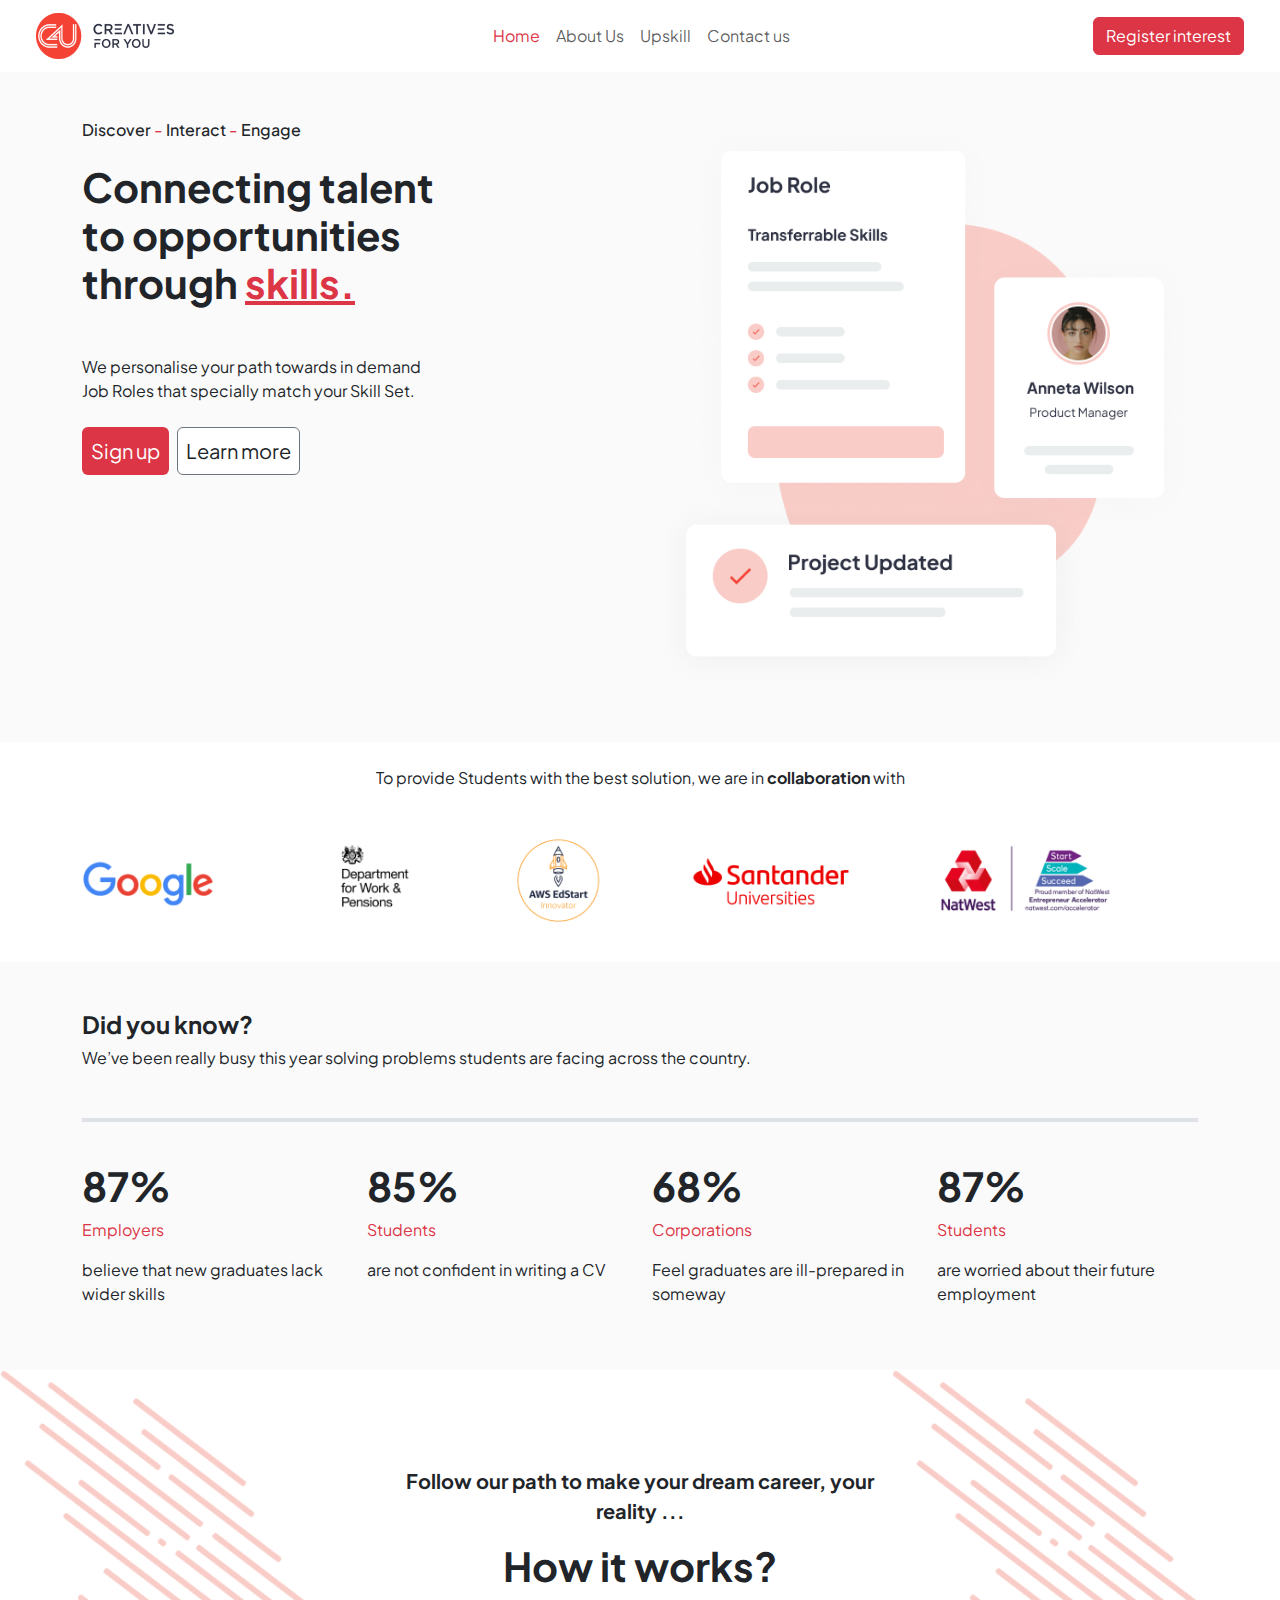
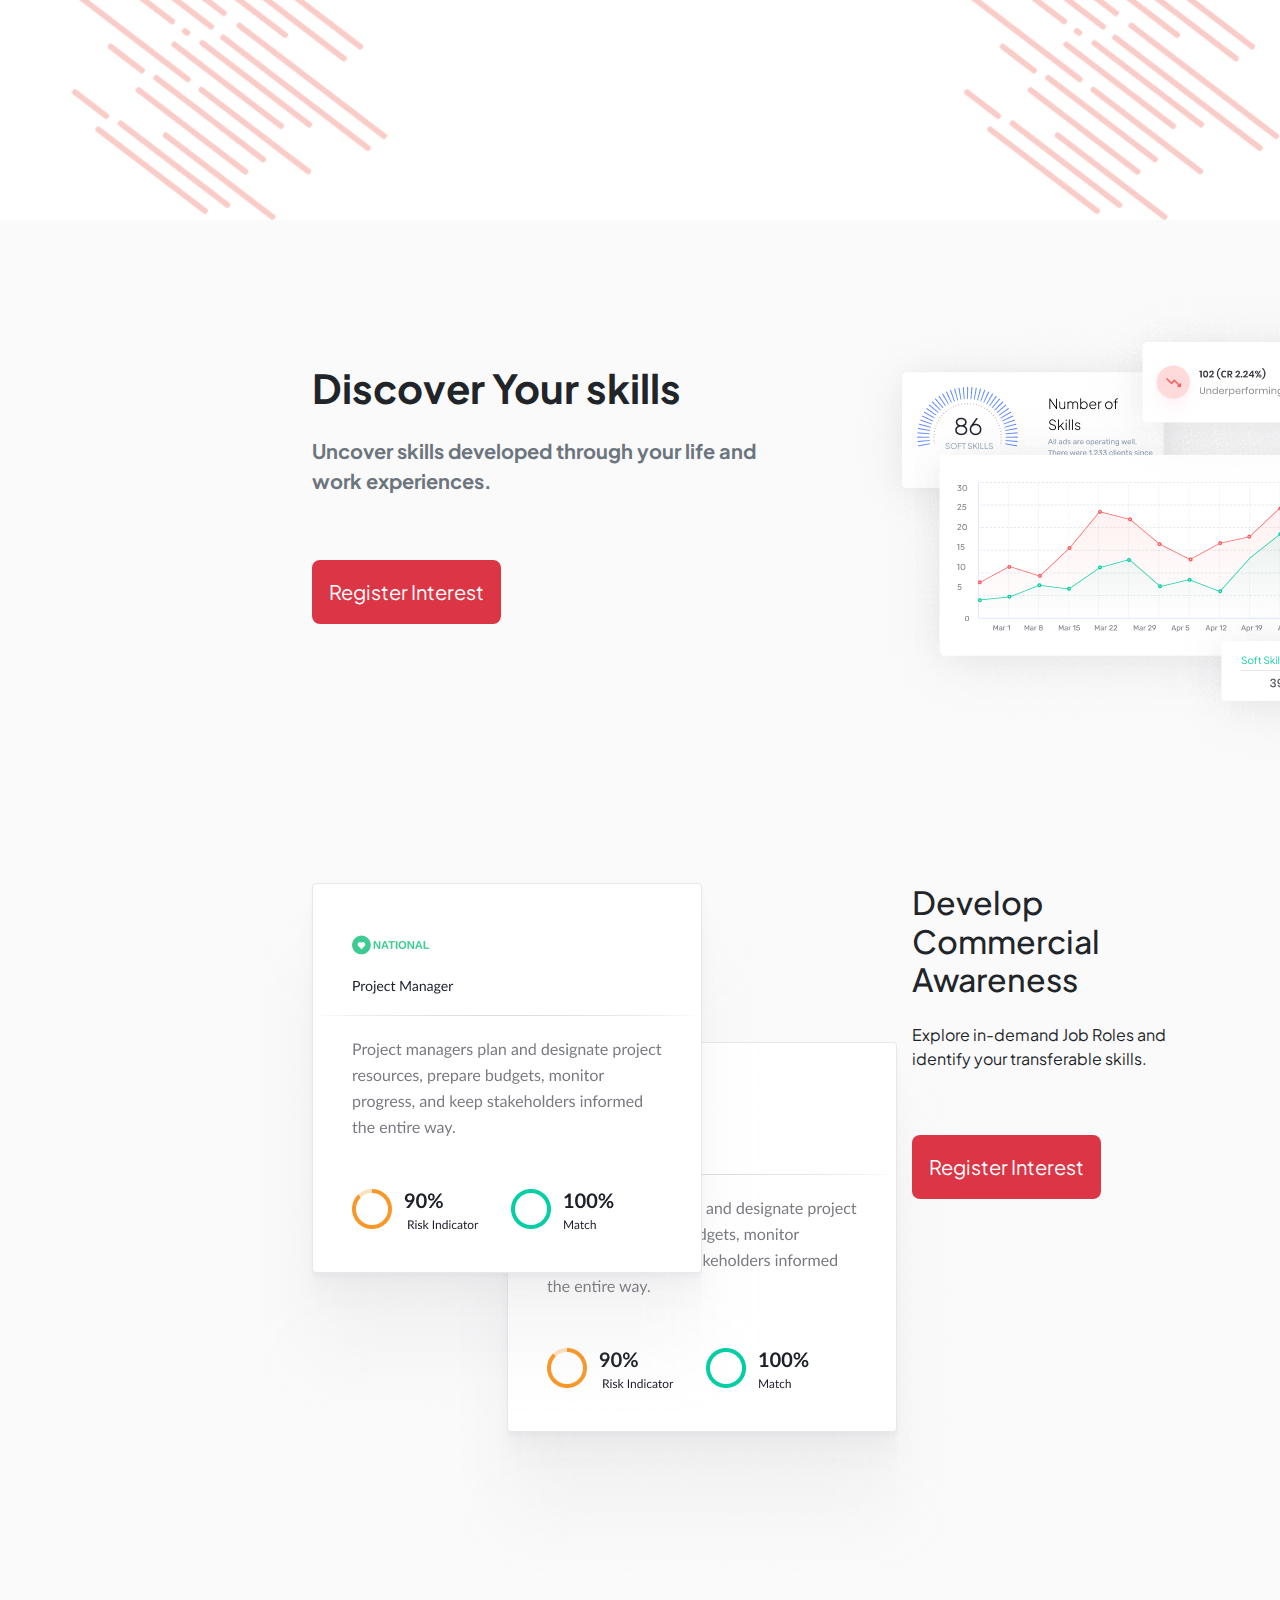
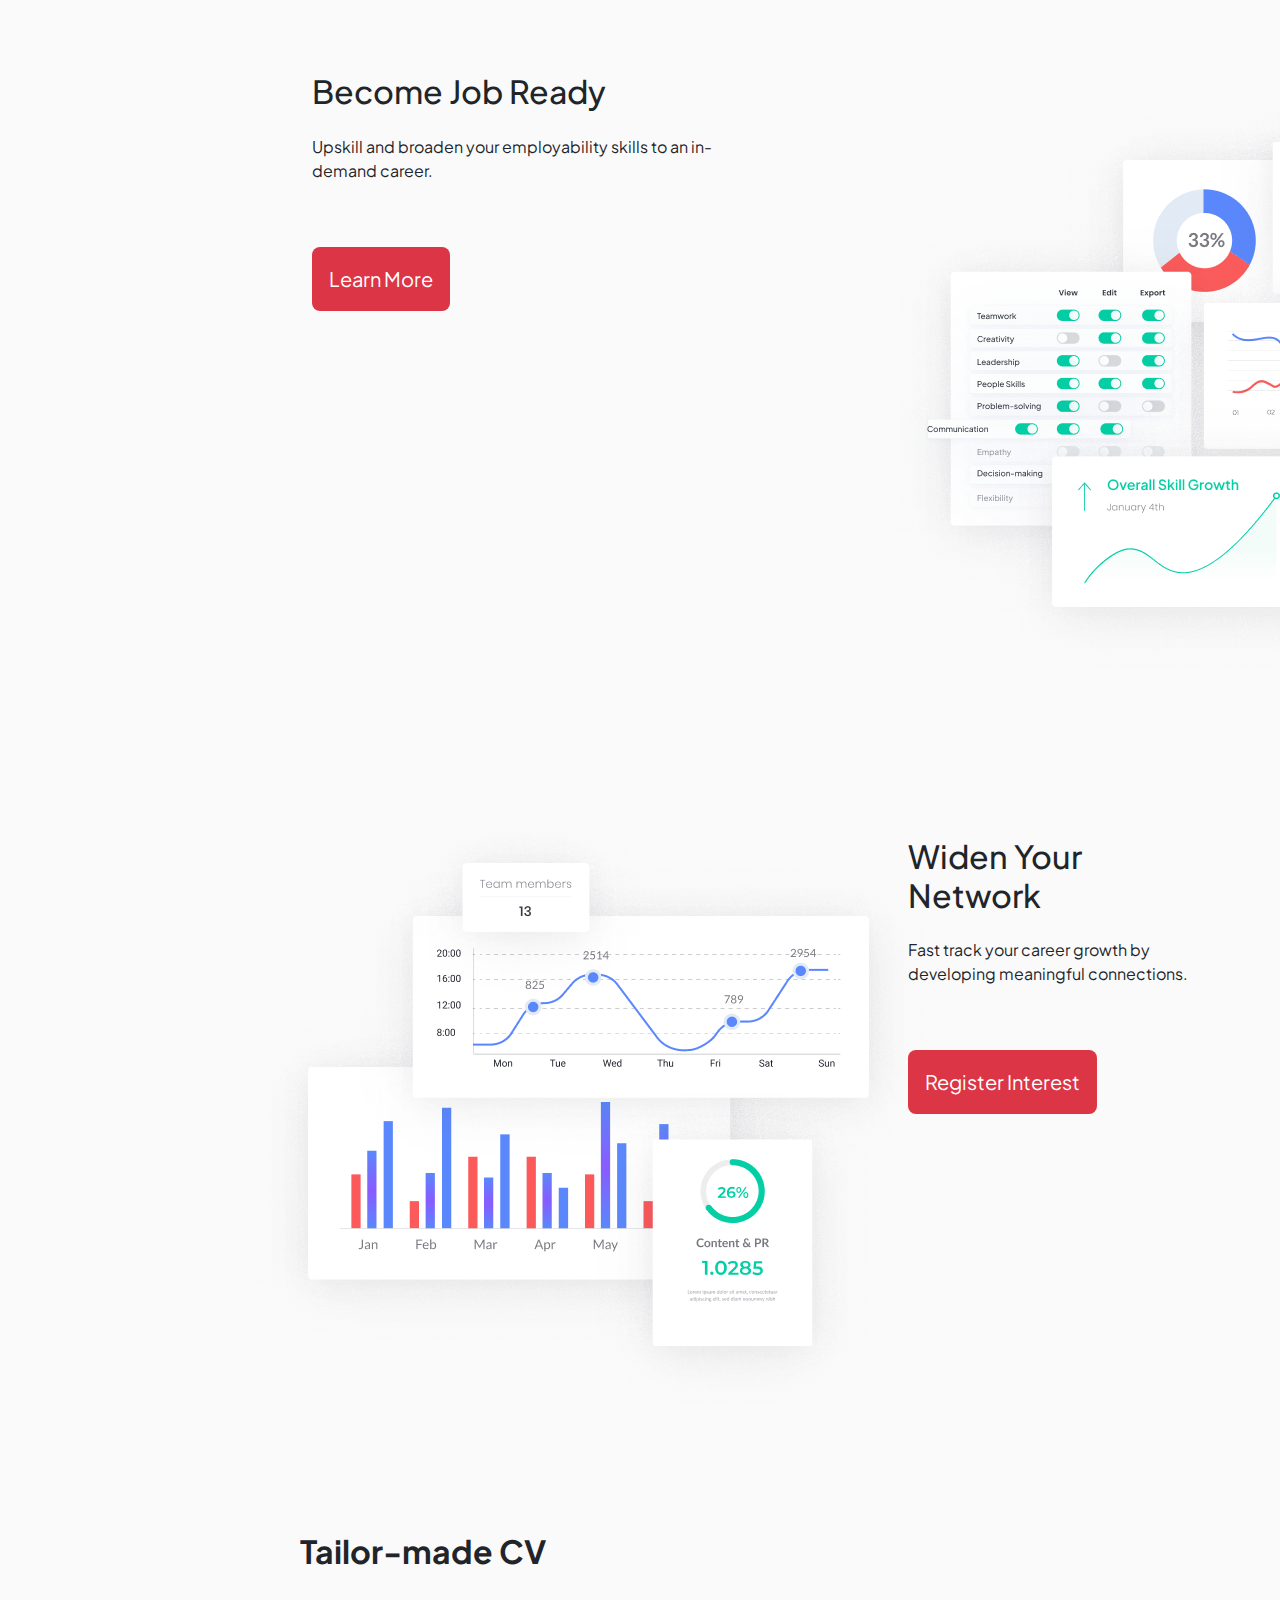
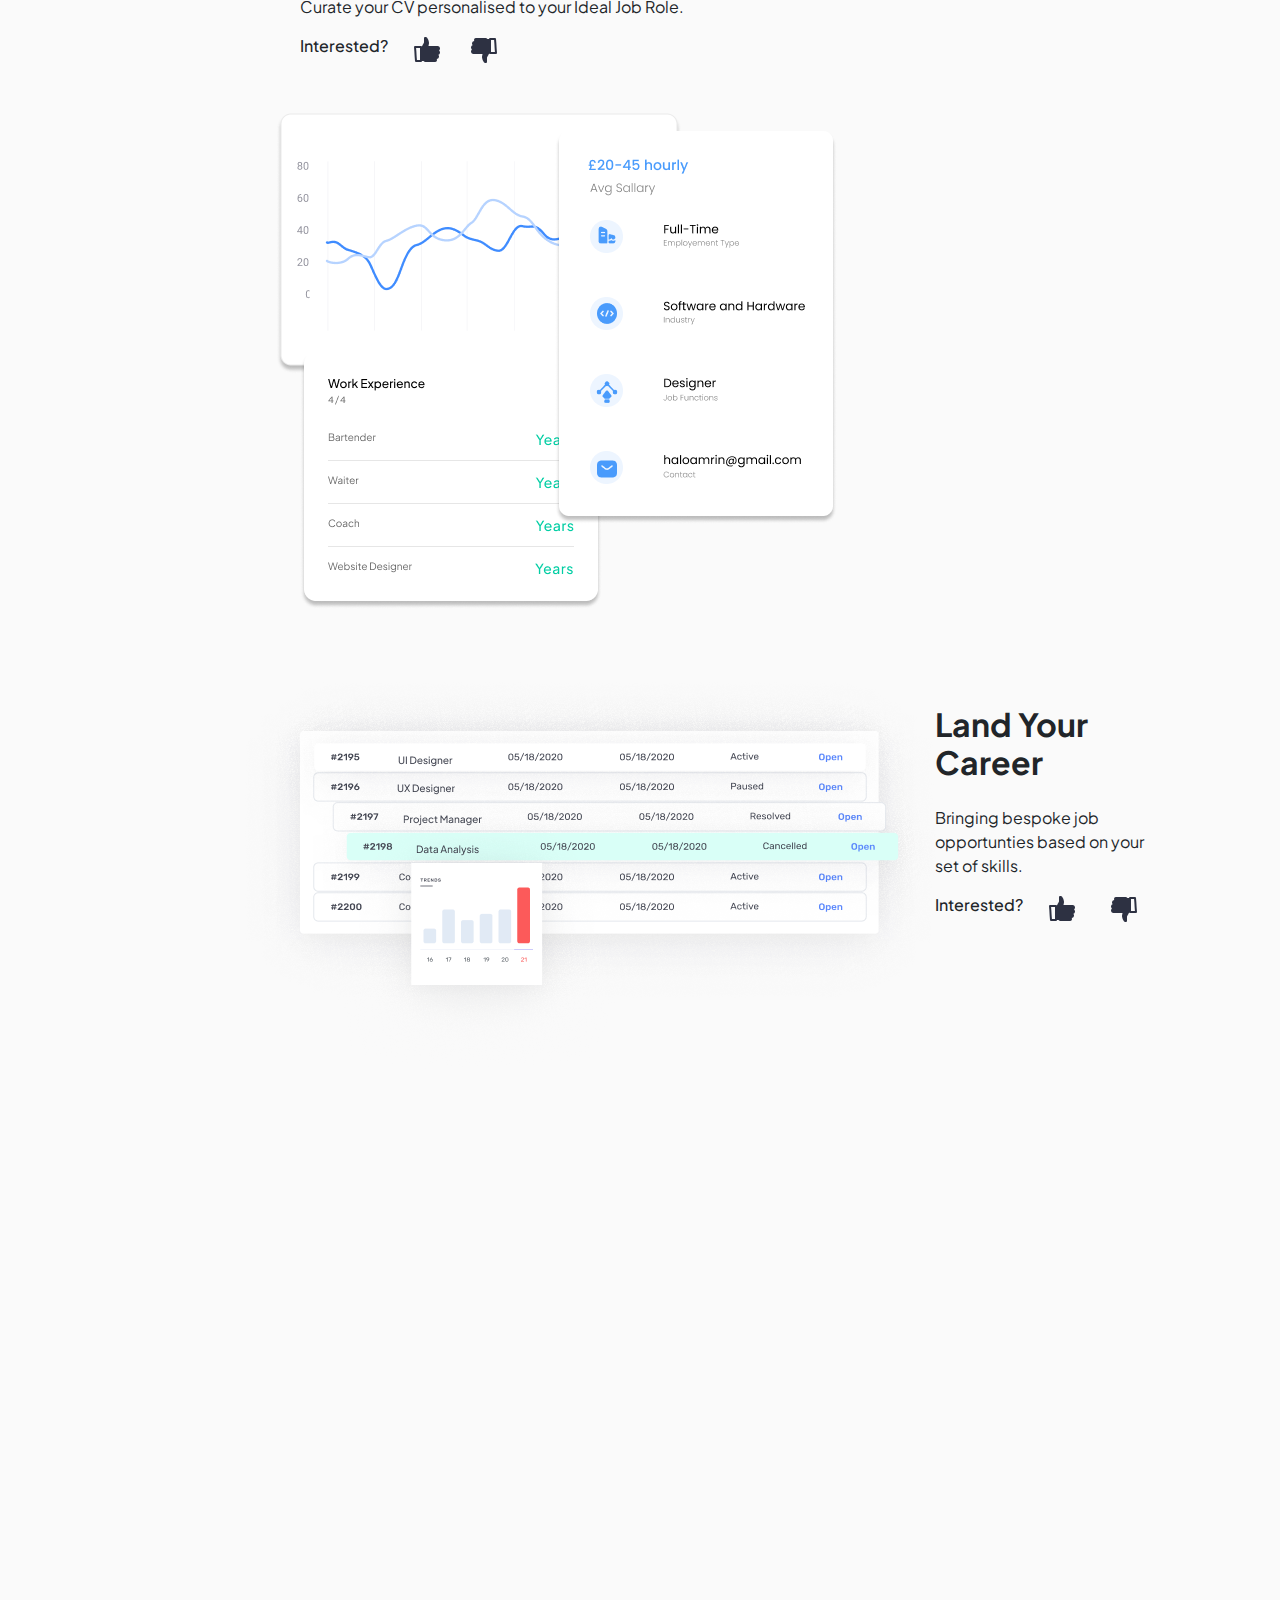
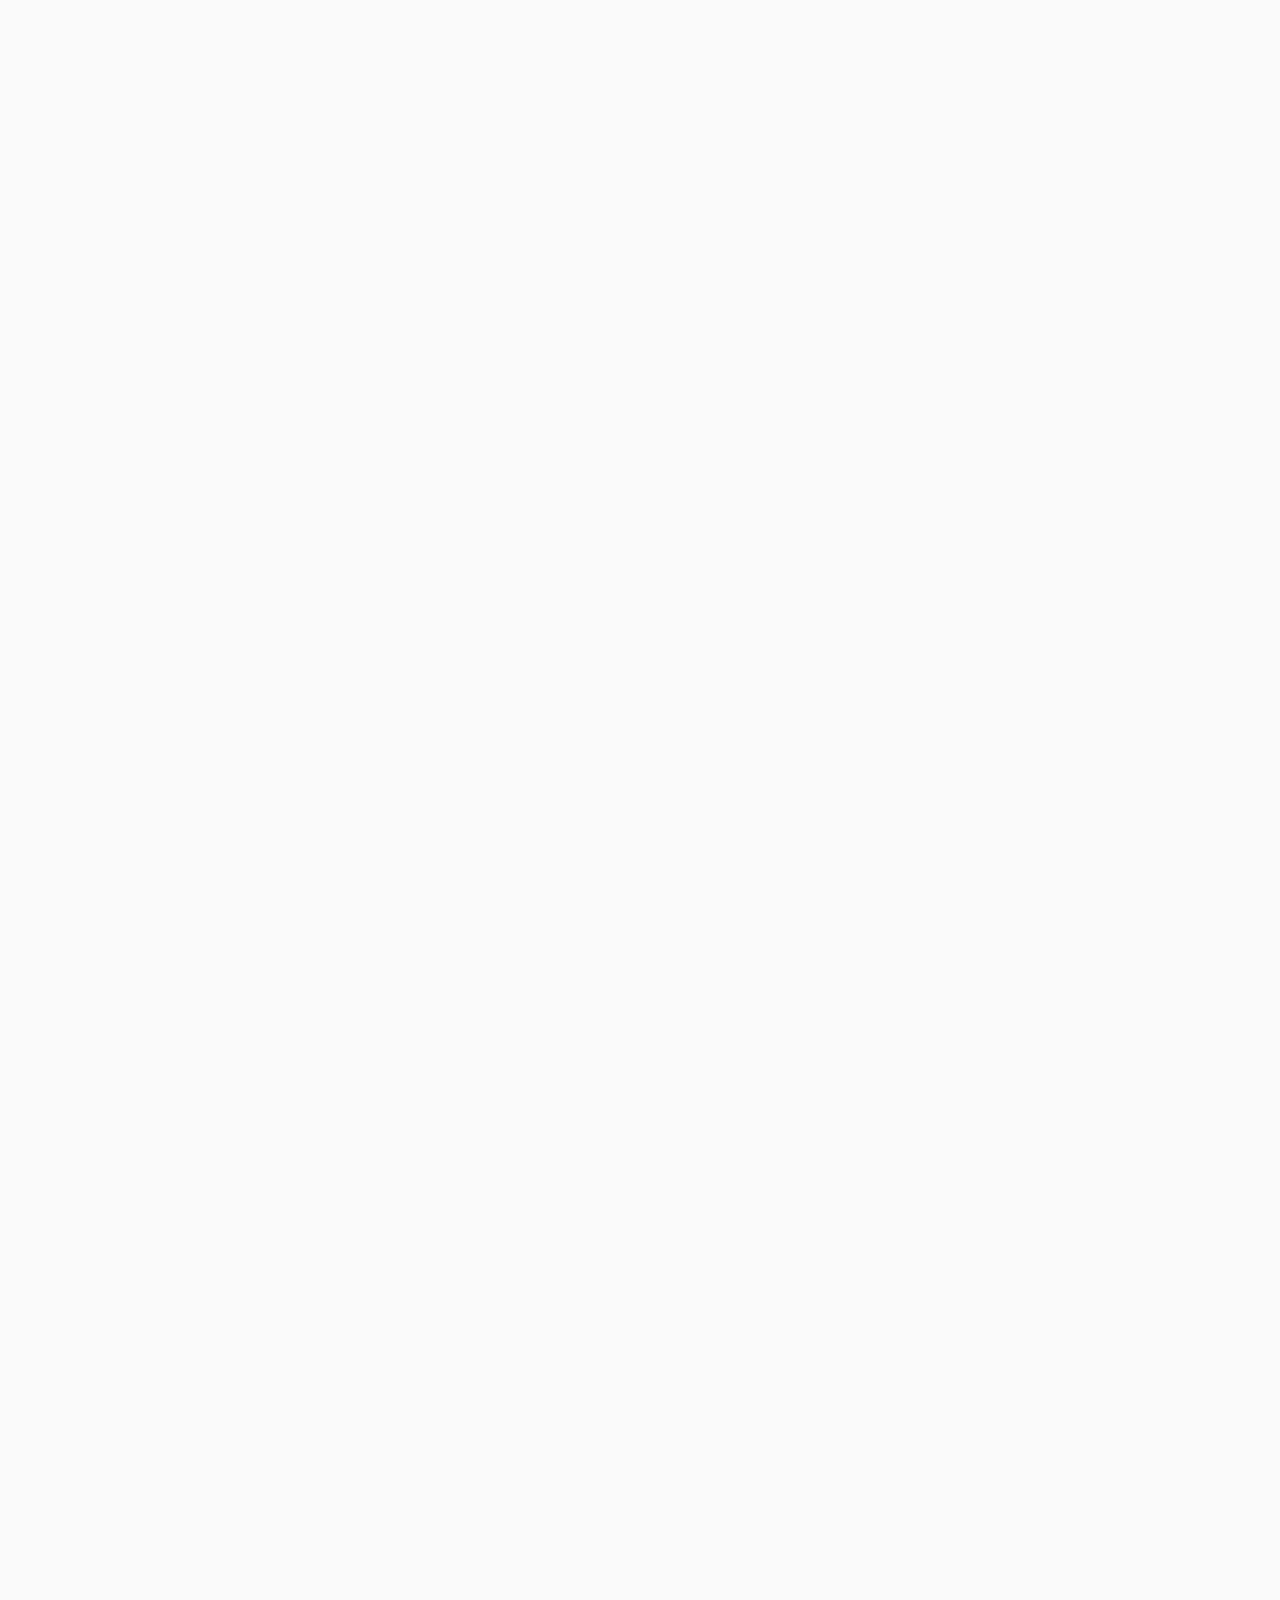
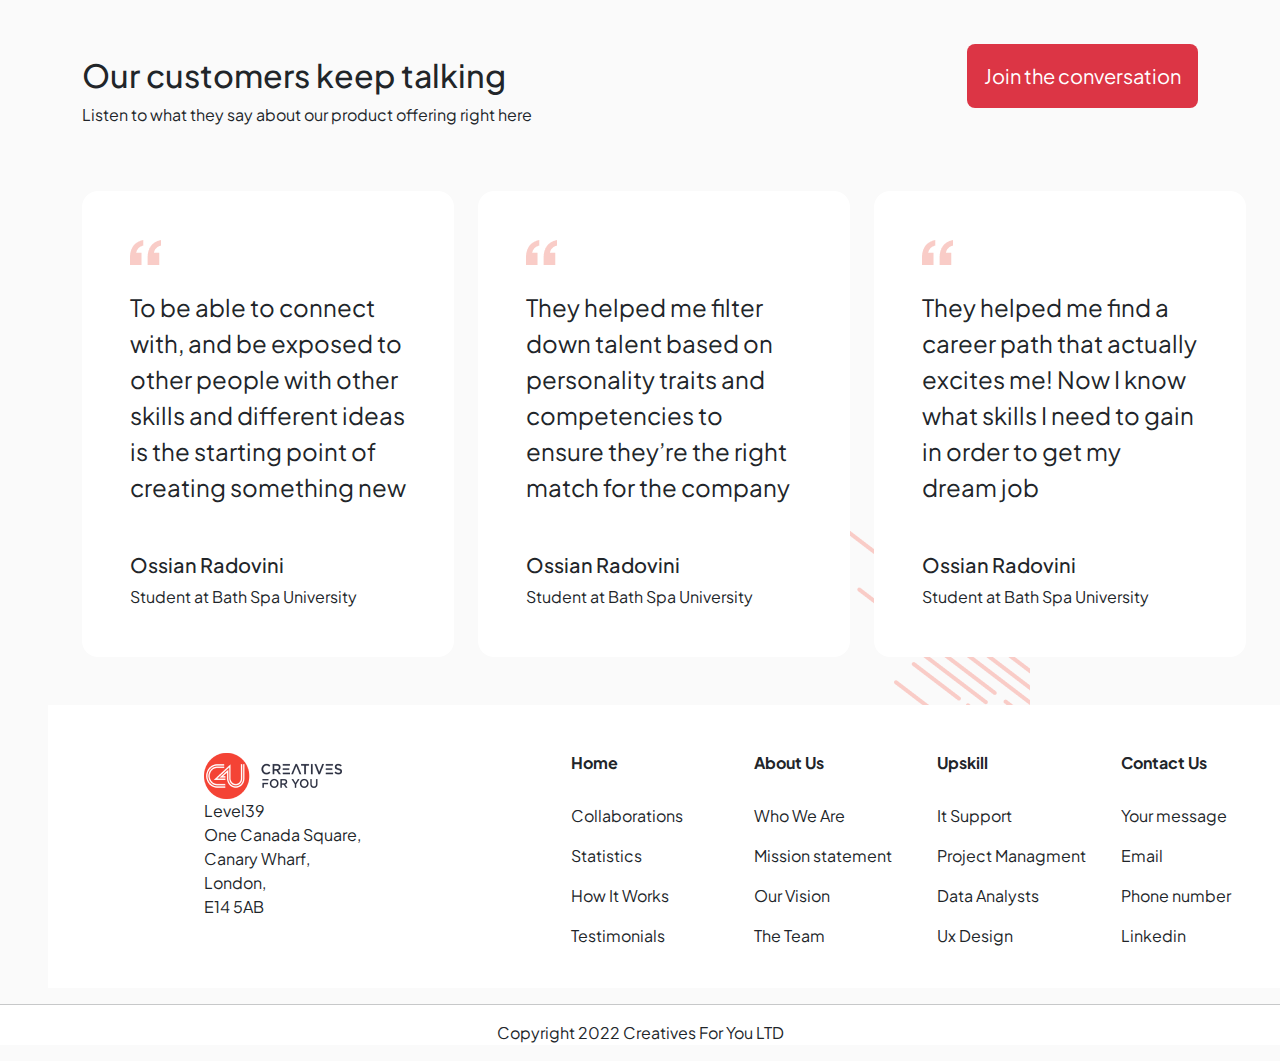
<file: index.html>
<!DOCTYPE html>
<html lang="en">

<head>
    <meta charset="UTF-8">
    <meta name="viewport" content="width=device-width, initial-scale=1.0">
    <link href="https://cdn.jsdelivr.net/npm/bootstrap@5.3.3/dist/css/bootstrap.min.css" rel="stylesheet"
        integrity="sha384-QWTKZyjpPEjISv5WaRU9OFeRpok6YctnYmDr5pNlyT2bRjXh0JMhjY6hW+ALEwIH" crossorigin="anonymous">

    <link rel="stylesheet" href="style.css">
    <title>Project 2</title>
</head>

<body>
    <!-- Navber Section -->
    <nav class="navbar navbar-expand-lg bg-white ">
        <div class="container-fluid">
            <a class="navbar-brand ms-4" href="#" title="logo"><img class="w-100" src="images/logo.png" alt=""></a>
            <div class="collapse navbar-collapse">
                <ul class="navbar-nav w-100 d-flex justify-content-center align-items-center me-auto mb-2 mb-lg-0">
                    <li class="nav-item">
                        <a class="nav-link text-danger" aria-current="page" href="#">Home</a>
                    </li>
                    <li class="nav-item">
                        <a class="nav-link" href="#">About Us</a>
                    </li>
                    <li class="nav-item">
                        <a class="nav-link" href="#">Upskill</a>
                    </li>
                    <li class="nav-item">
                        <a class="nav-link" href="#">Contact us</a>
                    </li>
                </ul>
            </div>
            <form class="d-flex" role="search">
                <button class="btn btn-danger me-4" type="submit">Register interest</button>
            </form>
        </div>
    </nav>

    <!-- section 1 -->
    <div class="container mx-auto">
        <div class="row gap-5 gap-md-0 py-5">
            <div class="col-md-6 col-12">
                <h6>Discover <span class="text-danger">-</span> Interact <span class="text-danger">-</span> Engage</h6>

                <h1 class="mt-4 fw-bolder">Connecting talent <br> to opportunities <br> through <span
                        class="text-danger text-decoration-underline">skills.</span>
                </h1>

                <p class="mt-5">We personalise your path towards in demand <br> Job Roles that specially match your
                    Skill Set.
                </p>

                <div class="mt-4 d-flex">
                    <button class="btn btn-lg btn-outline-none text-white p-2 rounded-2 bg-danger" type="button">Sign
                        up</button>
                    <button class="btn btn-lg text-dark ms-2 p-2 rounded-2 bg-body btn-outline-secondary"
                        type="button">Learn
                        more</button>
                </div>

            </div>
            <div class="col-md-6 col-12">
                <img class="w-100 h-100 object-fit-cover" src="images/connecting.png" alt="">
            </div>

        </div>
    </div>

    <!-- Section 2 -->
    <div class="bg-white py-4 text-center w-100">
        <div class="container mx-auto z-1">
            <p>To provide Students with the best solution, we are in <strong>collaboration</strong> with</p>
            <img class="object-fit-cover w-100 pt-4 pb-3" src="images/LogoSelection.png" alt="">
        </div>
    </div>

    <!-- Section 3 -->
    <div class="container mx-auto py-5">
        <div class="">
            <h4 class="fw-bold">Did you know?</h4>
            <p>We’ve been really busy this year solving problems students are facing across the country. </p>
        </div>
        <div class="border border-2 mt-3 mb-3 mt-md-5"></div>

        <div class="row pt-4">
            <span class="col-md-3 col-6">
                <h1 class="fw-bold">87%</h1>
                <p class="text-danger">Employers</p>
                <p class="details">believe that new graduates lack wider skills </p>
            </span>
            <span class="col-md-3 col-6">
                <h1 class="fw-bold">85%</h1>
                <p class="text-danger">Students</p>
                <p class="details">are not confident in
                    writing a CV</p>
            </span>
            <span class="col-md-3 col-6">
                <h1 class="fw-bold">68%</h1>
                <p class="text-danger">Corporations</p>
                <p class="details">Feel graduates are ill-prepared in someway</p>
            </span>
            <span class="col-md-3 col-6">
                <h1 class="fw-bold">87%</h1>
                <p class="text-danger">Students</p>
                <p class="details">are worried about their future employment</p>
            </span>
        </div>
    </div>

    <!-- Section 4 -->
    <div class="bg-white height w-100 d-flex justify-content-between">
        <img class="d-md-block object-fit-cover d-none" src="images/Decoration.png" alt="">
        <div class="text-center pt-md-5">
            <p class="fw-bold fs-5 mt-md-5">Follow our path to make your dream career, your reality ...</p>
            <h1 class="fw-bolder">How it works?</h1>
        </div>
        <img class="d-md-block object-fit-cover d-none" src="images/Decoration.png" alt="">
    </div>

    <div class="container position-md-absolute ms-md-5 ps-md-5">
        <!-- section 5 -->
        <div class="container ms-md-5 ps-md-5">
            <div class="row w-100 gap-5 gap-md-0 py-5 ms-md-5 ps-md-5">
                <div class="col-12 col-md-6 py-5 my-5 ps-md-4">
                    <h1 class="fw-bold">Discover Your skills</h1>
                    <p class="mt-4 fs-5 fw-bold text-secondary">Uncover skills developed through your life and work
                        experiences.</p>
                    <button class="btn btn-lg text-white p-3 mt-5 bg-danger" type="button">Register Interest</button>
                </div>

                <div class="col-12 col-md-6 ms-md- ps-md-5">
                    <img class="object-fit-cover" src="images/discover.png" alt="">
                </div>
            </div>
        </div>

        <!-- section 6 -->
        <div class="container">
            <div class="row w-100 gap-5 gap-md-0 py-5 ms-md-5 ps-md-5">
                <div class="col-12 col-md-7 ms-md-4 ps-md-4">
                    <img class="object-fit-cover" src="images/develop.png" alt="">
                </div>
                <div class="col-12 col-md-4 ms-md-5 ps-md-5">
                    <h2>Develop Commercial Awareness</h2>
                    <p class="mt-4">Explore in-demand Job Roles and identify your transferable skills.</p>
                    <button class="btn btn-lg text-white p-3 mt-5 bg-danger" type="button">Register Interest</button>
                </div>
            </div>
        </div>

        <!-- section 7 -->
        <div class="container ms-md-5 ps-md-5">
            <div class="row w-100 gap-5 gap-md-0 py-5 ms-md-5 ps-md-5">
                <div class="col-12 col-md-6 ms-md- ps-md-4 mt-1">
                    <h2>Become Job Ready</h2>
                    <p class="mt-4">Upskill and broaden your employability skills to an in-demand career.</p>
                    <button class="btn btn-lg text-white p-3 mt-5 bg-danger" type="button">Learn More</button>
                </div>
                <div class="col-12 col-md-6 ms-md- ps-md-5">
                    <img class="object-fit-cover ms-5" src="images/becom.png" alt="">
                </div>
            </div>
        </div>

        <!-- section 8 -->
        <div class="container ms-md-5 ps-md-5">
            <div class="row w-100 gap-5 gap-md-0 py-5">
                <div class="col-12 col-md-8 ms-md- ps-md-5">
                    <img class="object-fit-cover" src="images/widen.png" alt="">
                </div>
                <div class="col-12 col-md-4 ms-md- ps-md-4 mt-5">
                    <h2 class="ps-md-4">Widen Your Network</h2>
                    <p class="mt-4 ps-md-4">Fast track your career growth by developing meaningful connections.</p>
                    <div class="ps-md-4">
                        <button class="btn btn-lg text-white p-3 mt-5 bg-danger" type="button">Register Interest</button>
                    </div>
                </div>
            </div>
        </div>

        <!-- section 9 -->
        <div class="container ms-md-5 ps-md-5">
            <div class="row w-100 gap-5 gap-md-0 py-5">
                <div class="col-12 col-md-7 ms-md-5 ps-md-5 mt-1">
                    <h2 class="fw-bold ps-md-4">Tailor-made CV</h2>
                    <p class="mt-4 ps-md-4">Curate your CV personalised to your Ideal Job Role.</p>
                    <div class="d-flex align-items-center ps-md-4 gap-4">
                        <h6>Interested?</h6>
                        <div>
                            <img src="images/FacebookLike.png" alt="">
                            <img class="ms-4" src="images/Emoji.png" alt="">
                        </div>
                    </div>
                </div>
                <div class="col-12 col-md-4 ms-md-5 ps-md-5 mt-5">
                    <img class="object-fit-cover" src="images/tallor.png" alt="">
                </div>
            </div>
        </div>

        <!-- section 10 -->
        <div class="container ms-md-5 ps-md-5">
            <div class="row w-100 gap-5 gap-md-0">
                <div class="col-12 col-md-7 ms-md-3 ps-md-4">
                    <img class="land" src="images/land.png" alt="">
                </div>
                <div class="col-12 col-md-4 ms-md-5 ps-md-5 mt-5">
                    <h2 class="fw-bold ps-md-5">Land Your Career</h2>
                    <p class="mt-4 ps-md-5">Bringing bespoke job opportunties based on your set of skills.</p>
                    <div class="d-flex align-items-center justify-content-start gap-4">
                        <h6 class="ps-md-5">Interested?</h6>
                        <div class="d-flex align-items-center gap-2">
                            <img src="images/FacebookLike.png" alt="">
                            <img class="ms-4" src="images/Emoji.png" alt="">
                        </div>
                    </div>
                </div>
            </div>
        </div>
    </div>

    <div class="divider d-flex justify-content-center align-items-center">
        <img src="images/Lineandcircle2.png" alt="">
    </div>

    <!-- section 11 -->
    <div class="end">
        <div class="position-relative">
            <div class="section11 container mt-md-5 pt-md-5">
                <div class="mt-md-5 pt-md-5 d-flex flex-column flex-md-row justify-content-between align-items-center">
                    <div class="mt-md-5 pt-md-5">
                        <h2 class="mt-md-5 pt-md-5">Our customers keep talking</h2>
                        <p>Listen to what they say about our product offering right here</p>
                    </div>

                    <div class="mt-md-5 pt-md-5">
                        <button class="btn btn-lg text-white p-3 mt-5 bg-danger" type="button">Join the conversation</button>
                    </div>
                </div>

                <div class="d-flex flex-column flex-md-row justify-content-center justify-content-md-between pb-5 pt-5 gap-md-4 gap-0">
                    <div class="col-md-4 col-12 bg-white p-5 rounded-4">
                        <img src="images/code.png" alt="">
                        <p class="fs-4 mt-4">To be able to connect with, and be exposed to other people with other skills and
                            different ideas is the starting point of creating something new </p>
                        <h6 class="fs-5 mt-5">Ossian Radovini</h6>
                        <span class="fs-6">Student at Bath Spa University</span>
                    </div>
                    <div class="col-md-4 col-12 bg-white p-5 rounded-4">
                        <img src="images/code.png" alt="">
                        <p class="fs-4 mt-4">They helped me filter down talent based on personality traits and competencies to
                            ensure they’re the right match for the company</p>
                        <h6 class="fs-5 mt-5">Ossian Radovini</h6>
                        <span class="fs-6">Student at Bath Spa University</span>
                    </div>
                    <div class="col-md-4 col-12 bg-white p-5 rounded-4">
                        <img src="images/code.png" alt="">
                        <p class="fs-4 mt-4">They helped me find a career path that actually excites me! Now I know what skills
                            I need to gain in order to get my dream job</p>
                        <h6 class="fs-5 mt-5">Ossian Radovini</h6>
                        <span class="fs-6">Student at Bath Spa University</span>
                    </div>
                </div>

            </div>
        </div>
        <div class="decoration position-absolute end-0 z-n1"> <img class="object-fit-contain" src="images/Decoration2.png"
                alt=""></div>

        <!-- footer -->
        <footer class="bg-white ps-5 ms-5 pt-5">
            <div class="row ps-5 ms-5 d-flex justify-content-evenly">
                <div class="col-md-6 col-lg-4 mb-3">
                    <img src="images/logo.png" alt="">
                    <p>Level39 <br>
                        One Canada Square, <br>
                        Canary Wharf, <br>
                        London, <br>
                        E14 5AB
                    </p>
                </div>

                <div class="col-lg-2 col-md-6 mb-4">
                    <h6 class="fw-bold pb-4">Home</h6>
                    <p>Collaborations</p>
                    <p>Statistics</p>
                    <p>How It Works</p>
                    <p>Testimonials</p>
                </div>

                <div class="col-lg-2 col-md-6 mb-4">
                    <h6 class="fw-bold pb-4">About Us</h6>
                    <p>Who We Are</p>
                    <p>Mission statement</p>
                    <p>Our Vision</p>
                    <p>The Team</p>
                </div>

                <div class="col-lg-2 col-md-6 mb-4">
                    <h6 class="fw-bold pb-4">Upskill</h6>
                    <p>It Support</p>
                    <p>Project Managment</p>
                    <p>Data Analysts</p>
                    <p>Ux Design</p>
                </div>

                <div class="col-lg-2 col-md-6 mb-4">
                    <h6 class="fw-bold pb-4">Contact Us</h6>
                    <p>Your message</p>
                    <p>Email</p>
                    <p>Phone number</p>
                    <p>Linkedin</p>
                </div>
            </div>


        </footer>

        <div class="bg-white">
            <hr>
            <p class="d-flex justify-content-center">Copyright 2022 Creatives For You LTD</p>
        </div>
    </div>



    <script src="https://cdn.jsdelivr.net/npm/bootstrap@5.3.3/dist/js/bootstrap.bundle.min.js"
        integrity="sha384-YvpcrYf0tY3lHB60NNkmXc5s9fDVZLESaAA55NDzOxhy9GkcIdslK1eN7N6jIeHz"
        crossorigin="anonymous"></script>
</body>

</html>
</file>
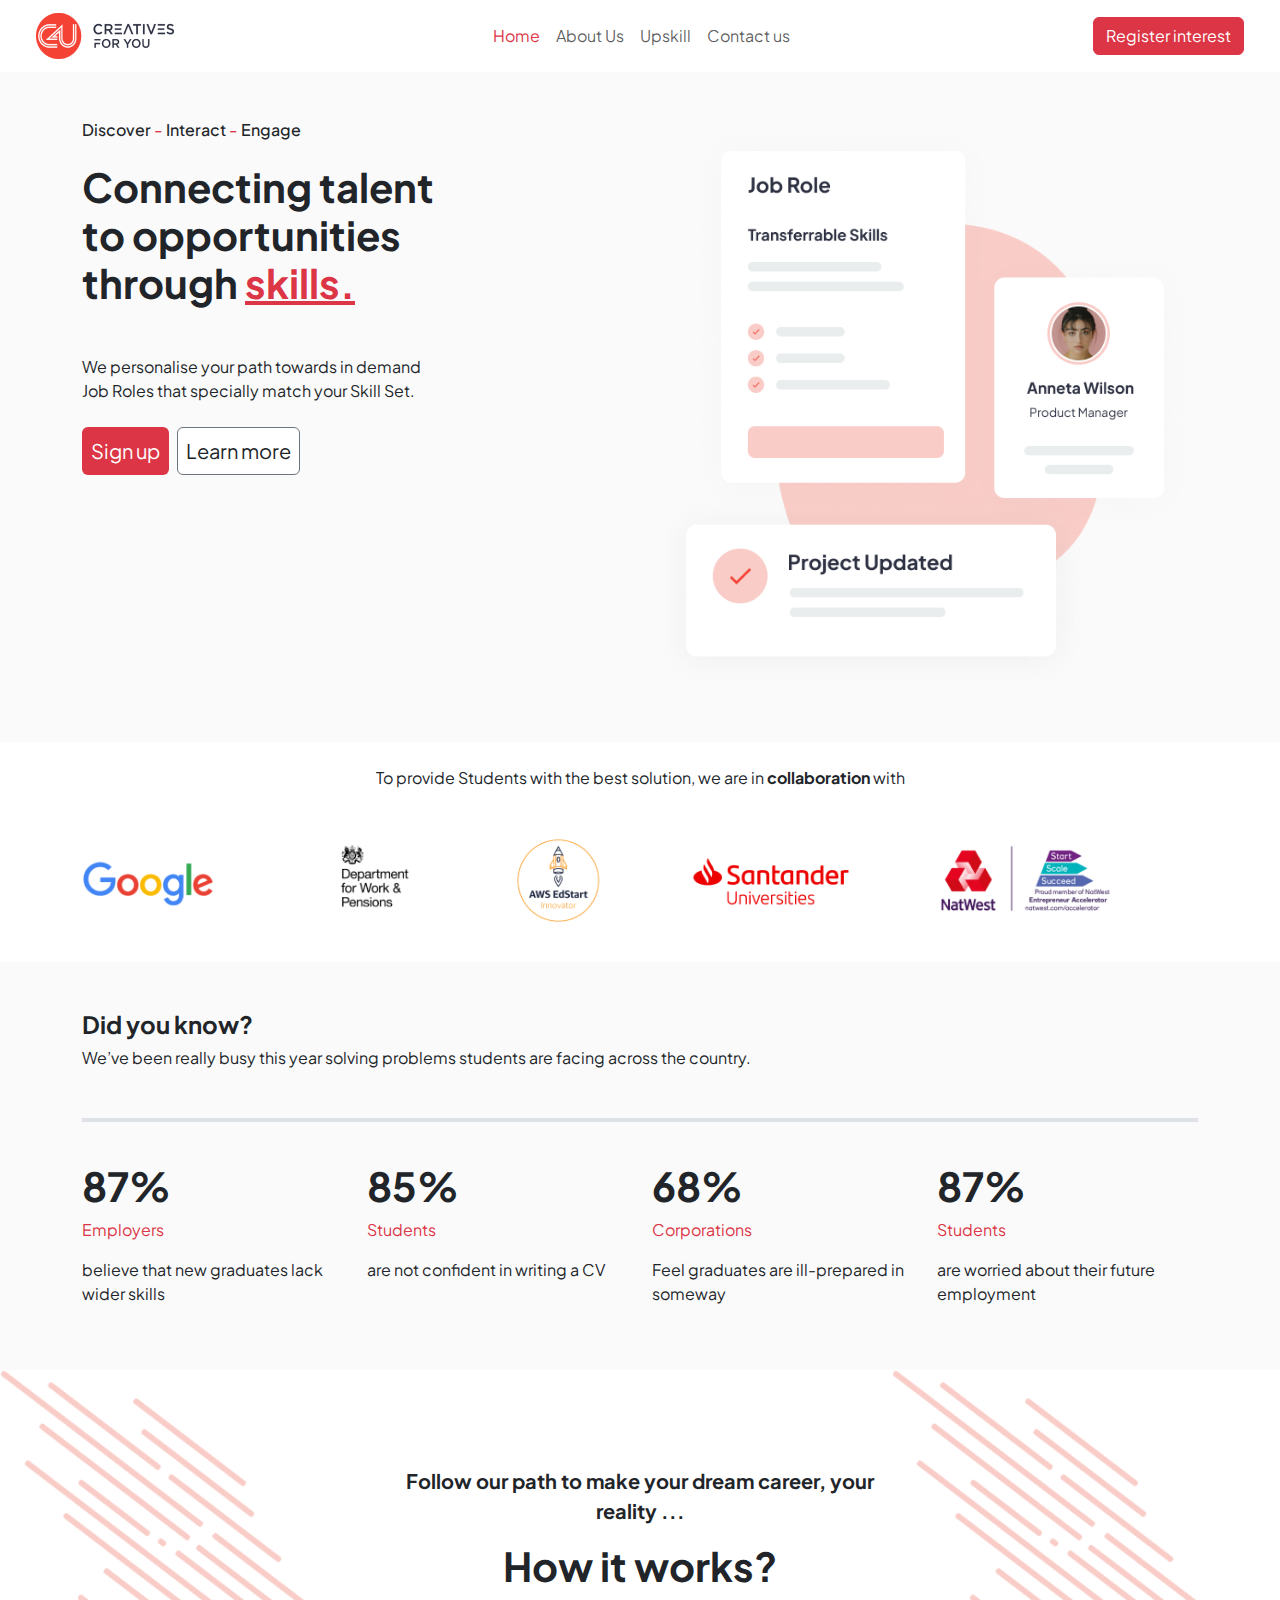
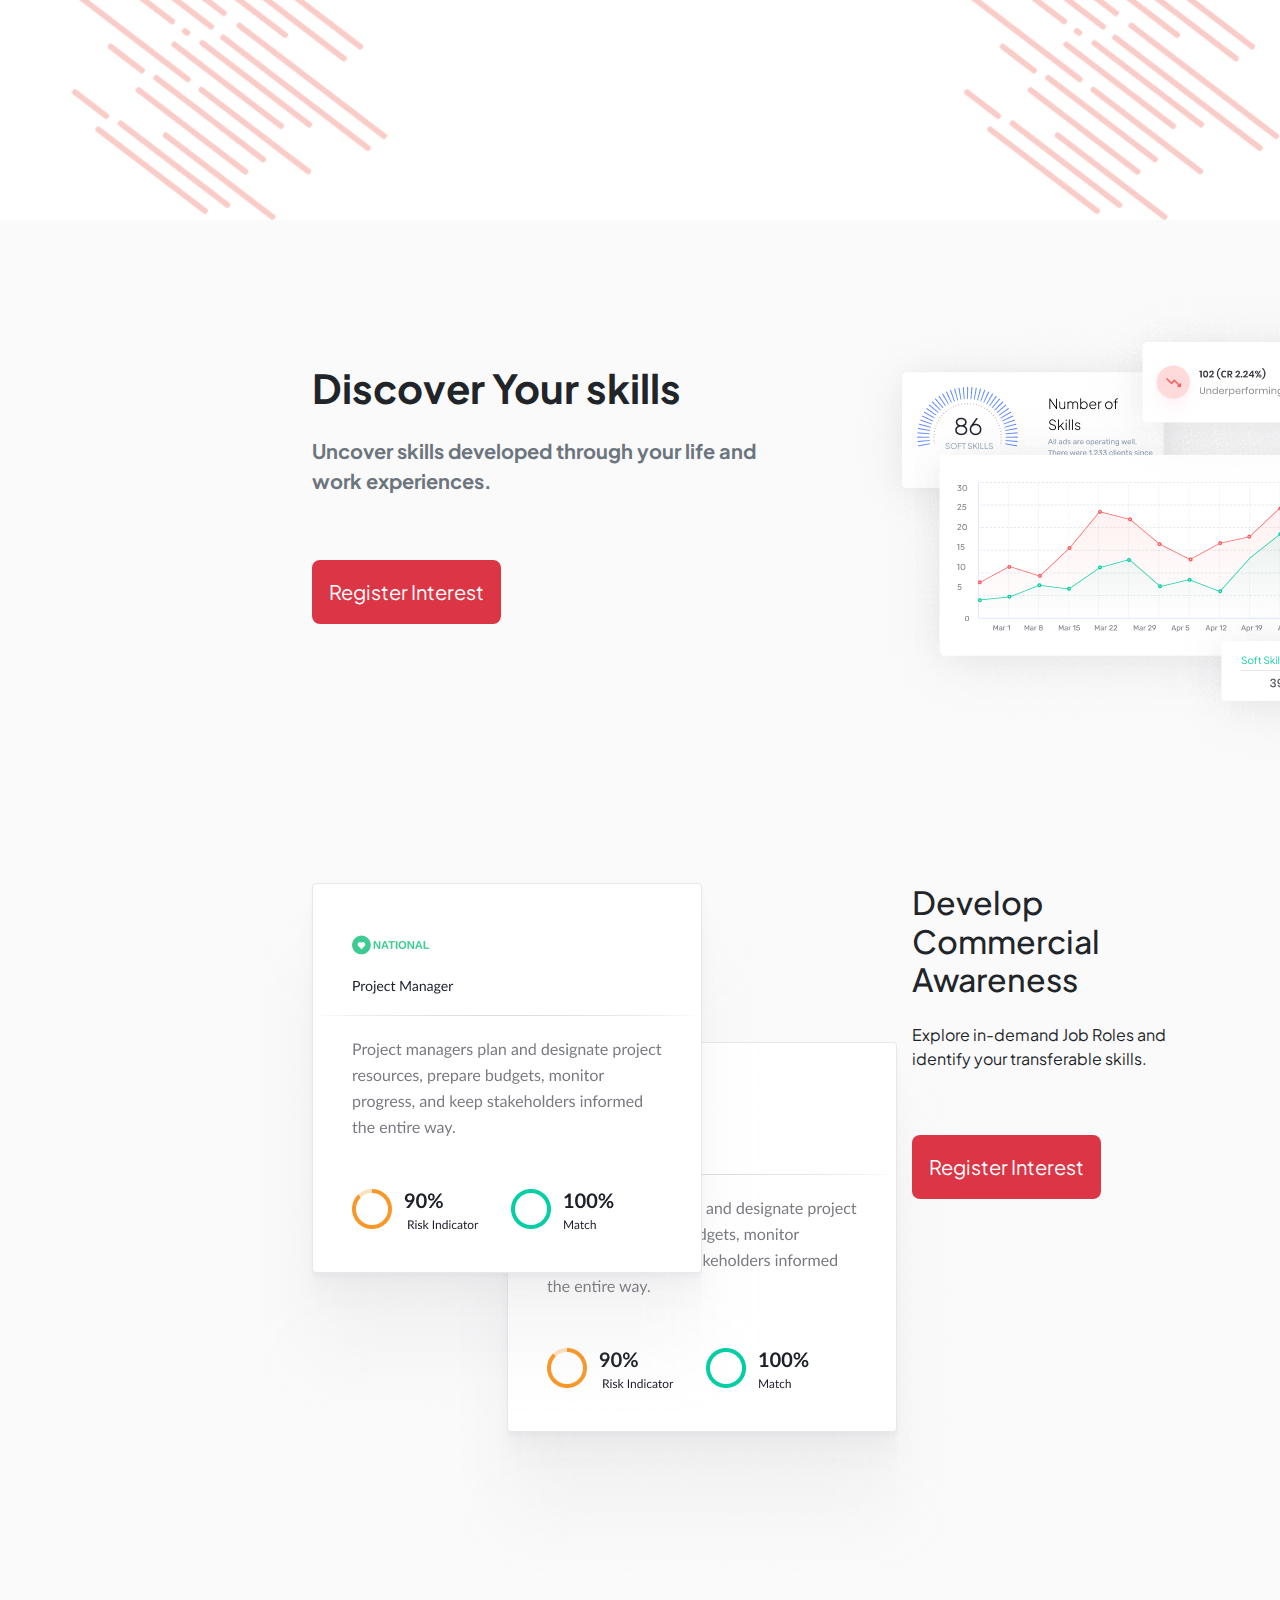
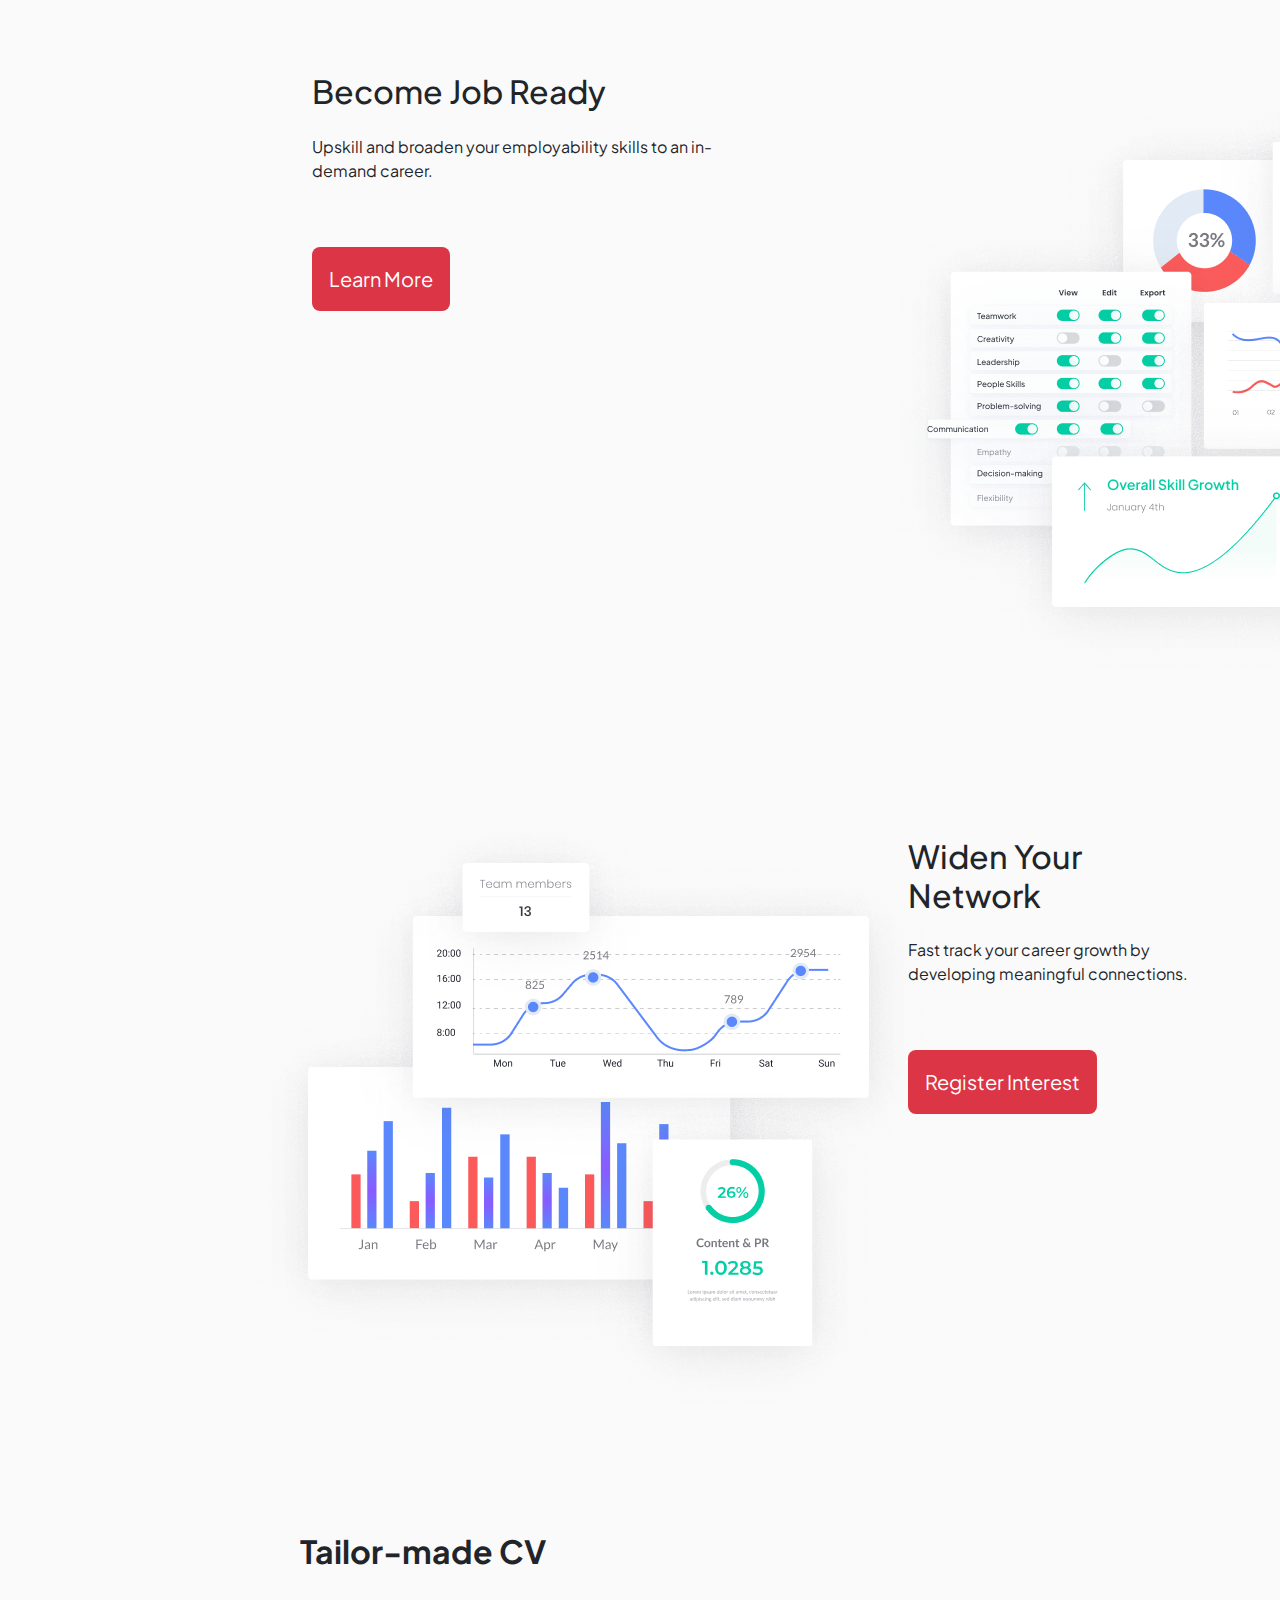
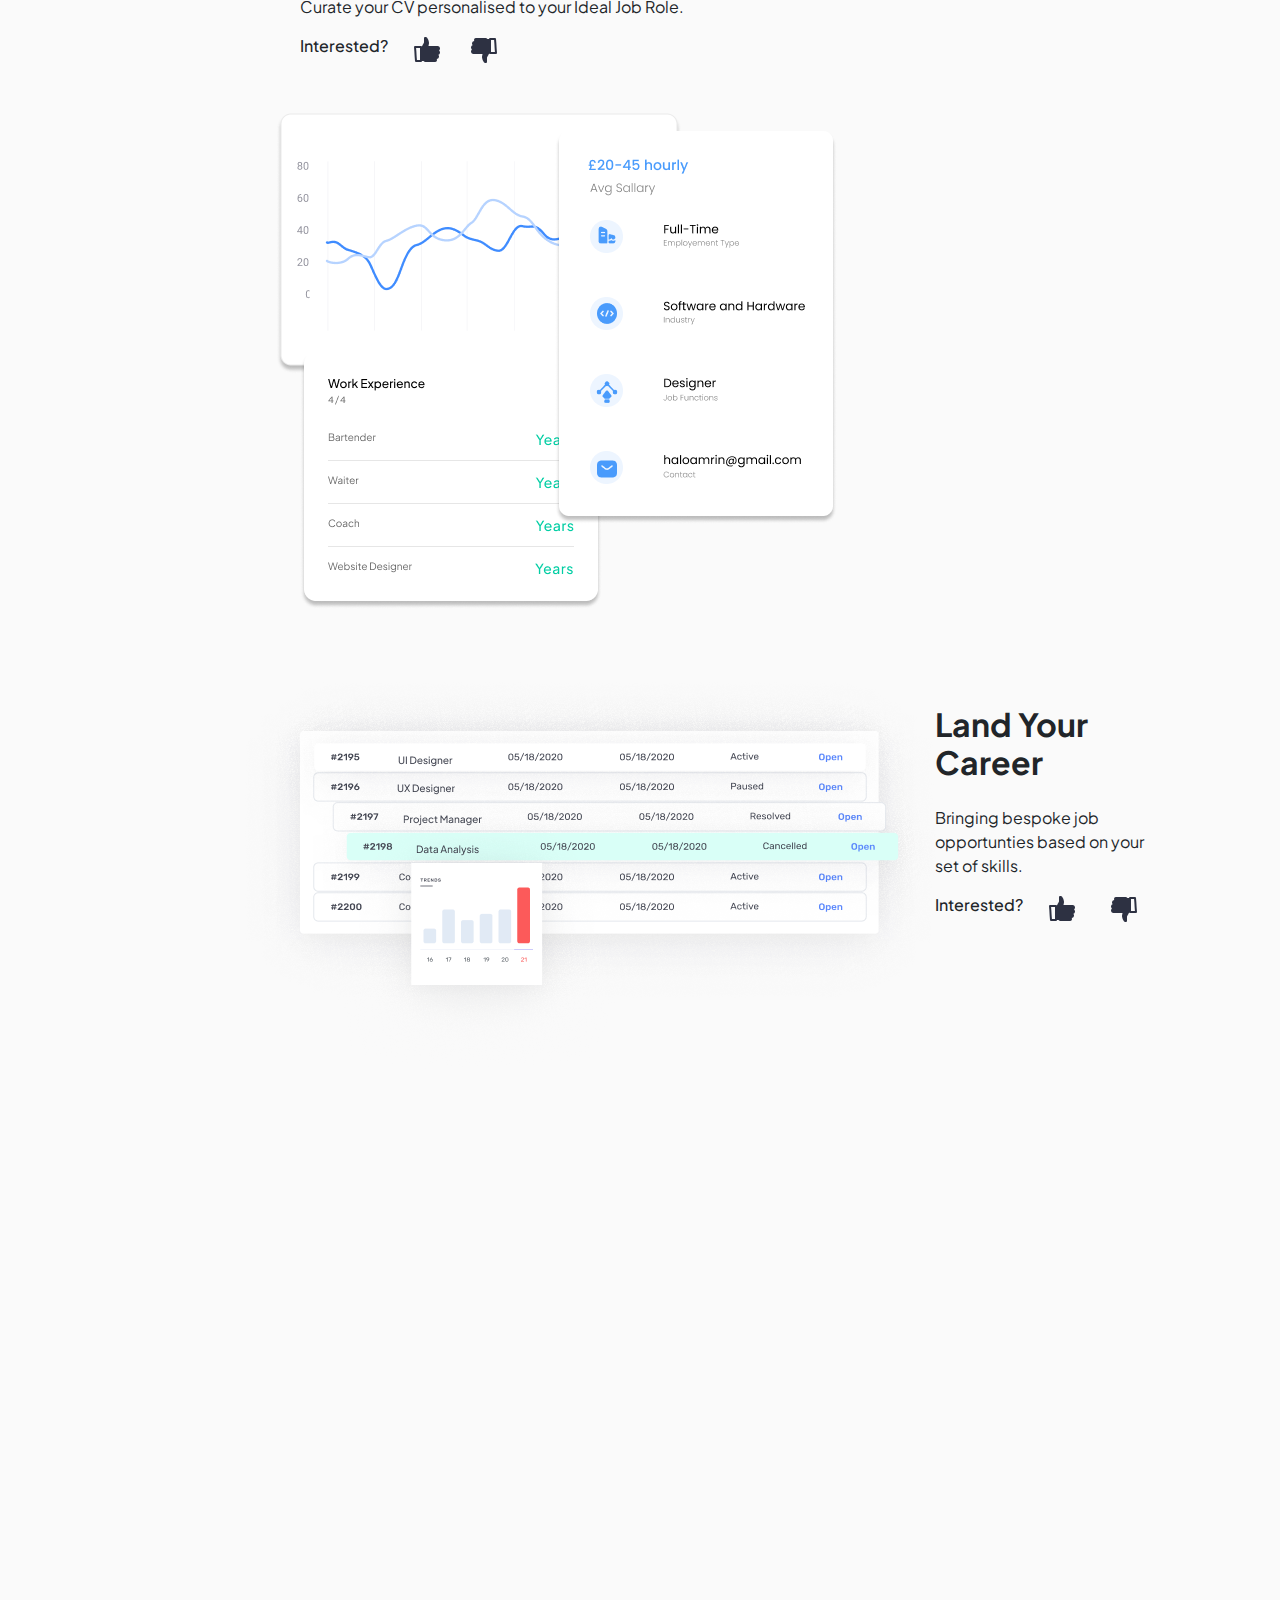
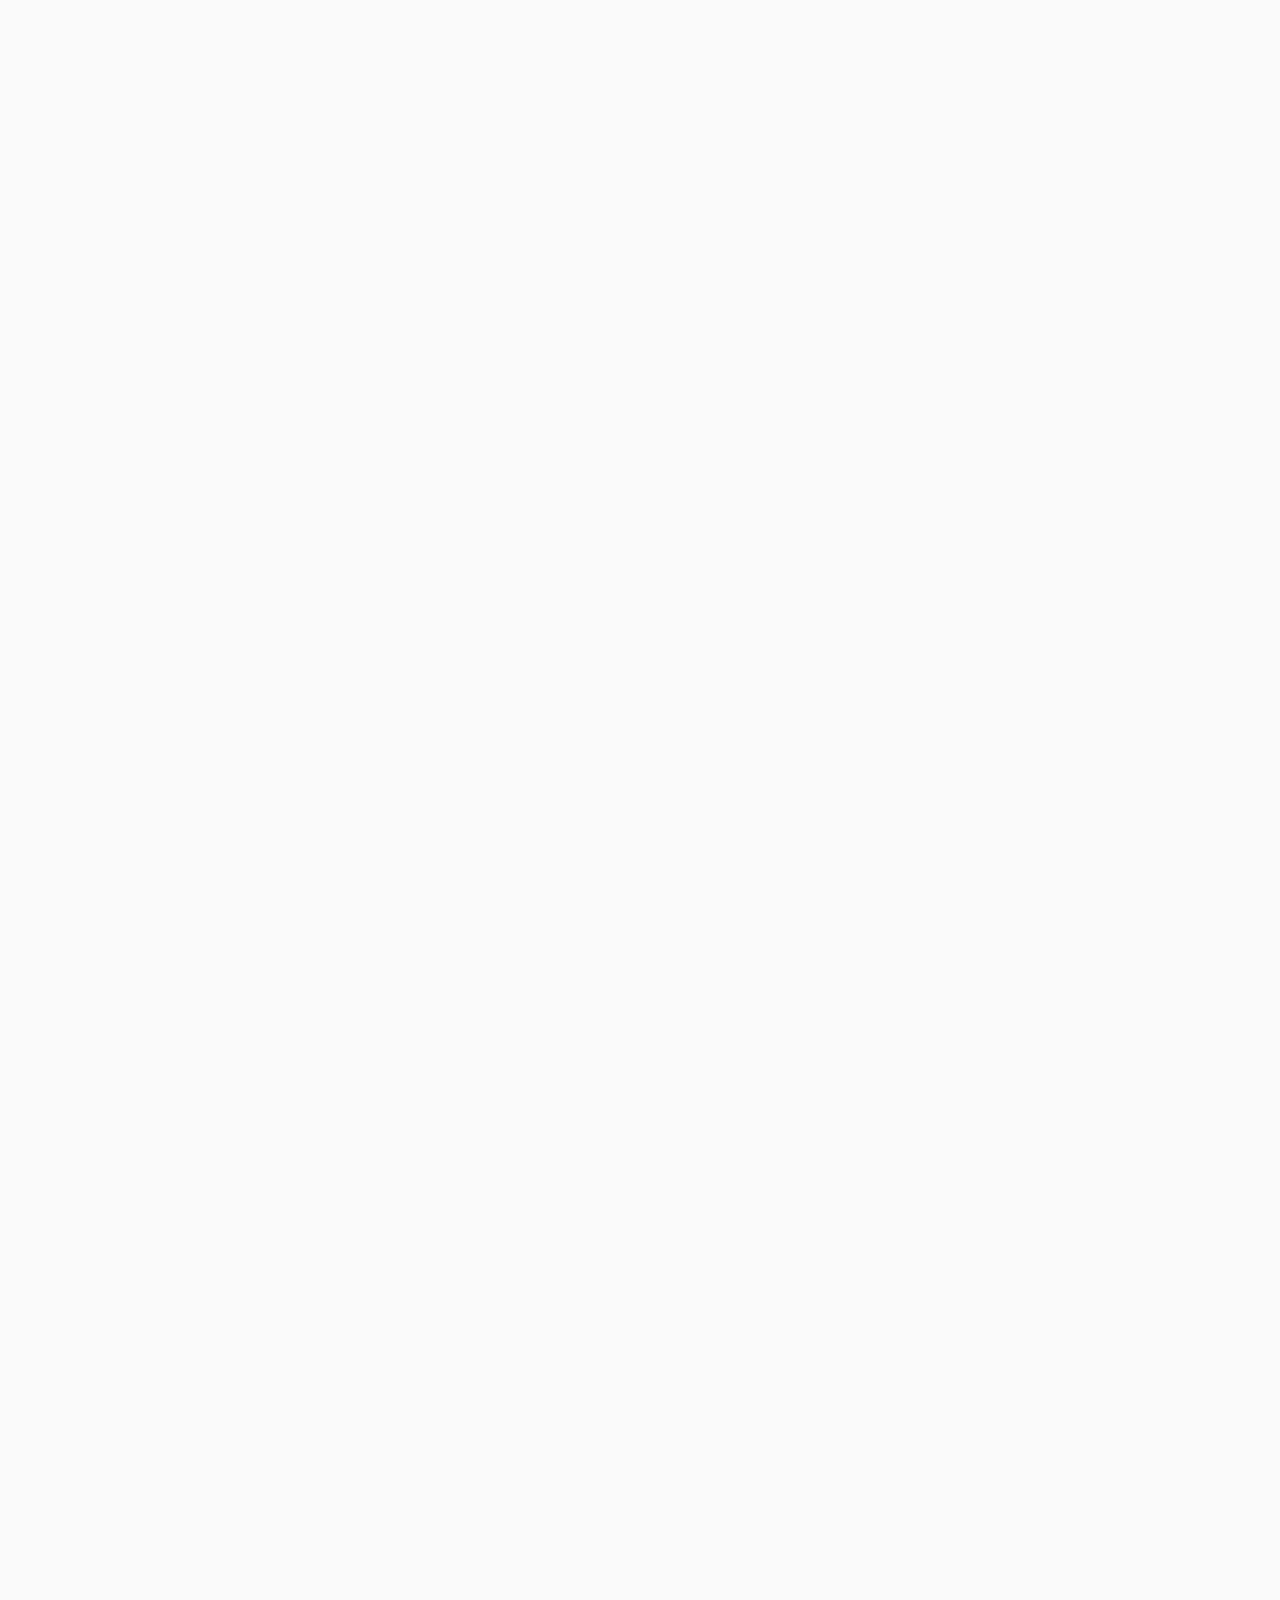
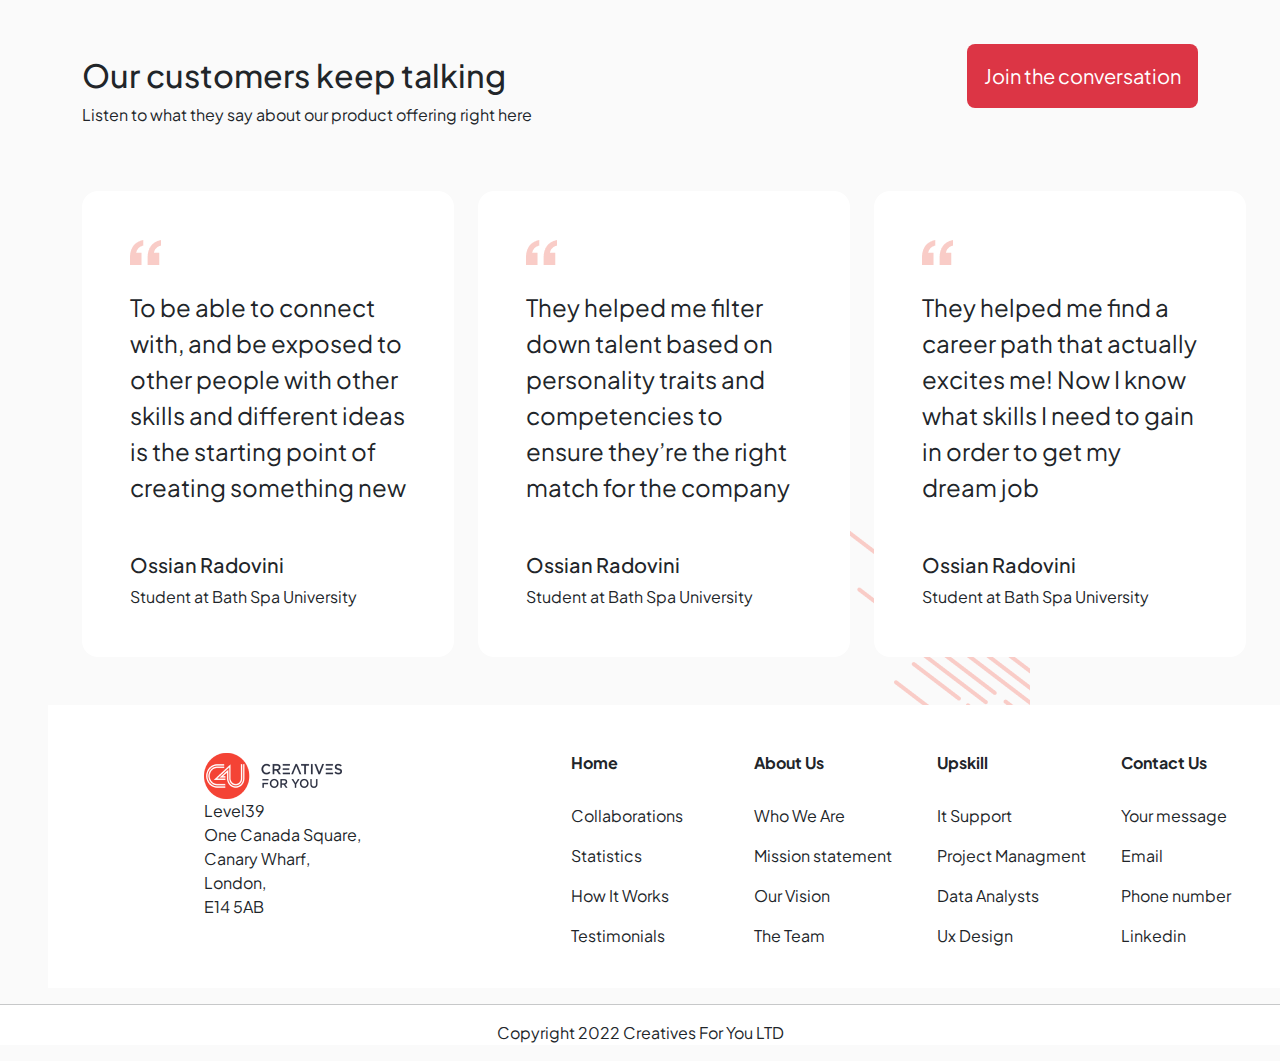
<file: index1.html>
<!DOCTYPE html>
<html lang="en">

<head>
    <meta charset="UTF-8">
    <meta name="viewport" content="width=device-width, initial-scale=1.0">
    <link href="https://cdn.jsdelivr.net/npm/bootstrap@5.3.3/dist/css/bootstrap.min.css" rel="stylesheet"
        integrity="sha384-QWTKZyjpPEjISv5WaRU9OFeRpok6YctnYmDr5pNlyT2bRjXh0JMhjY6hW+ALEwIH" crossorigin="anonymous">

    <link rel="stylesheet" href="style1.css">
    <title>Project 2</title>
</head>

<body>
    <!-- Navber Section -->
    <nav class="navbar navbar-expand-lg bg-white ">
        <div class="container-fluid">
            <a class="navbar-brand ms-4" href="#" title="logo"><img class="w-100" src="images/logo.png" alt=""></a>
            <div class="collapse navbar-collapse">
                <ul class="navbar-nav w-100 d-flex justify-content-center align-items-center me-auto mb-2 mb-lg-0">
                    <li class="nav-item">
                        <a class="nav-link text-danger" aria-current="page" href="#">Home</a>
                    </li>
                    <li class="nav-item">
                        <a class="nav-link" href="#">About Us</a>
                    </li>
                    <li class="nav-item">
                        <a class="nav-link" href="#">Upskill</a>
                    </li>
                    <li class="nav-item">
                        <a class="nav-link" href="#">Contact us</a>
                    </li>
                </ul>
            </div>
            <form class="d-flex" role="search">
                <button class="btn btn-danger me-4" type="submit">Register interest</button>
            </form>
        </div>
    </nav>

    <!-- section 1 -->
    <div class="container mx-auto">
        <div class="row gap-5 gap-md-0 py-5">
            <div class="col-md-6 col-12">
                <h6>Discover <span class="text-danger">-</span> Interact <span class="text-danger">-</span> Engage</h6>

                <h1 class="mt-4 fw-bolder">Connecting talent <br> to opportunities <br> through <span
                        class="text-danger text-decoration-underline">skills.</span>
                </h1>

                <p class="mt-5">We personalise your path towards in demand <br> Job Roles that specially match your
                    Skill Set.
                </p>

                <div class="mt-4 d-flex">
                    <button class="btn btn-lg btn-outline-none text-white p-2 rounded-2 bg-danger" type="button">Sign
                        up</button>
                    <button class="btn btn-lg text-dark ms-2 p-2 rounded-2 bg-body btn-outline-secondary"
                        type="button">Learn
                        more</button>
                </div>

            </div>
            <div class="col-md-6 col-12">
                <img class="w-100 h-100 object-fit-cover" src="images/connecting.png" alt="">
            </div>

        </div>
    </div>

    <!-- Section 2 -->
    <div class="bg-white py-4 text-center w-100">
        <div class="container mx-auto z-1">
            <p>To provide Students with the best solution, we are in <strong>collaboration</strong> with</p>
            <img class="object-fit-cover w-100 pt-4 pb-3" src="images/LogoSelection.png" alt="">
        </div>
    </div>

    <!-- Section 3 -->
    <div class="container mx-auto py-5">
        <div class="">
            <h4 class="fw-bold">Did you know?</h4>
            <p>We’ve been really busy this year solving problems students are facing across the country. </p>
        </div>
        <div class="border border-2 mt-3 mb-3 mt-md-5"></div>

        <div class="row pt-4">
            <span class="col-md-3 col-6">
                <h1 class="fw-bold">87%</h1>
                <p class="text-danger">Employers</p>
                <p class="details">believe that new graduates lack wider skills </p>
            </span>
            <span class="col-md-3 col-6">
                <h1 class="fw-bold">85%</h1>
                <p class="text-danger">Students</p>
                <p class="details">are not confident in
                    writing a CV</p>
            </span>
            <span class="col-md-3 col-6">
                <h1 class="fw-bold">68%</h1>
                <p class="text-danger">Corporations</p>
                <p class="details">Feel graduates are ill-prepared in someway</p>
            </span>
            <span class="col-md-3 col-6">
                <h1 class="fw-bold">87%</h1>
                <p class="text-danger">Students</p>
                <p class="details">are worried about their future employment</p>
            </span>
        </div>
    </div>

    <!-- Section 4 -->
    <div class="bg-white height w-100 d-flex justify-content-between">
        <img class="d-md-block object-fit-cover d-none" src="images/Decoration.png" alt="">
        <div class="text-center pt-md-5">
            <p class="fw-bold fs-5 mt-md-5">Follow our path to make your dream career, your reality ...</p>
            <h1 class="fw-bolder">How it works?</h1>
        </div>
        <img class="d-md-block object-fit-cover d-none" src="images/Decoration.png" alt="">
    </div>

    <div class="container position-md-absolute ms-md-5 ps-md-5">
        <!-- section 5 -->
        <div class="container ms-md-5 ps-md-5">
            <div class="row w-100 gap-5 gap-md-0 py-5 ms-md-5 ps-md-5">
                <div class="col-12 col-md-6 py-5 my-5 ps-md-4">
                    <h1 class="fw-bold">Discover Your skills</h1>
                    <p class="mt-4 fs-5 fw-bold text-secondary">Uncover skills developed through your life and work
                        experiences.</p>
                    <button class="btn btn-lg text-white p-3 mt-5 bg-danger" type="button">Register Interest</button>
                </div>

                <div class="col-12 col-md-6 ms-md- ps-md-5">
                    <img class="object-fit-cover" src="images/discover.png" alt="">
                </div>
            </div>
        </div>

        <!-- section 6 -->
        <div class="container">
            <div class="row w-100 gap-5 gap-md-0 py-5 ms-md-5 ps-md-5">
                <div class="col-12 col-md-7 ms-md-4 ps-md-4">
                    <img class="object-fit-cover" src="images/develop.png" alt="">
                </div>
                <div class="col-12 col-md-4 ms-md-5 ps-md-5">
                    <h2>Develop Commercial Awareness</h2>
                    <p class="mt-4">Explore in-demand Job Roles and identify your transferable skills.</p>
                    <button class="btn btn-lg text-white p-3 mt-5 bg-danger" type="button">Register Interest</button>
                </div>
            </div>
        </div>

        <!-- section 7 -->
        <div class="container ms-md-5 ps-md-5">
            <div class="row w-100 gap-5 gap-md-0 py-5 ms-md-5 ps-md-5">
                <div class="col-12 col-md-6 ms-md- ps-md-4 mt-1">
                    <h2>Become Job Ready</h2>
                    <p class="mt-4">Upskill and broaden your employability skills to an in-demand career.</p>
                    <button class="btn btn-lg text-white p-3 mt-5 bg-danger" type="button">Learn More</button>
                </div>
                <div class="col-12 col-md-6 ms-md- ps-md-5">
                    <img class="object-fit-cover ms-5" src="images/becom.png" alt="">
                </div>
            </div>
        </div>

        <!-- section 8 -->
        <div class="container ms-md-5 ps-md-5">
            <div class="row w-100 gap-5 gap-md-0 py-5">
                <div class="col-12 col-md-8 ms-md- ps-md-5">
                    <img class="object-fit-cover" src="images/widen.png" alt="">
                </div>
                <div class="col-12 col-md-4 ms-md- ps-md-4 mt-5">
                    <h2 class="ps-md-4">Widen Your Network</h2>
                    <p class="mt-4 ps-md-4">Fast track your career growth by developing meaningful connections.</p>
                    <div class="ps-md-4">
                        <button class="btn btn-lg text-white p-3 mt-5 bg-danger" type="button">Register Interest</button>
                    </div>
                </div>
            </div>
        </div>

        <!-- section 9 -->
        <div class="container ms-md-5 ps-md-5">
            <div class="row w-100 gap-5 gap-md-0 py-5">
                <div class="col-12 col-md-7 ms-md-5 ps-md-5 mt-1">
                    <h2 class="fw-bold ps-md-4">Tailor-made CV</h2>
                    <p class="mt-4 ps-md-4">Curate your CV personalised to your Ideal Job Role.</p>
                    <div class="d-flex align-items-center ps-md-4 gap-4">
                        <h6>Interested?</h6>
                        <div>
                            <img src="images/FacebookLike.png" alt="">
                            <img class="ms-4" src="images/Emoji.png" alt="">
                        </div>
                    </div>
                </div>
                <div class="col-12 col-md-4 ms-md-5 ps-md-5 mt-5">
                    <img class="object-fit-cover" src="images/tallor.png" alt="">
                </div>
            </div>
        </div>

        <!-- section 10 -->
        <div class="container ms-md-5 ps-md-5">
            <div class="row w-100 gap-5 gap-md-0">
                <div class="col-12 col-md-7 ms-md-3 ps-md-4">
                    <img class="land" src="images/land.png" alt="">
                </div>
                <div class="col-12 col-md-4 ms-md-5 ps-md-5 mt-5">
                    <h2 class="fw-bold ps-md-5">Land Your Career</h2>
                    <p class="mt-4 ps-md-5">Bringing bespoke job opportunties based on your set of skills.</p>
                    <div class="d-flex align-items-center justify-content-start gap-4">
                        <h6 class="ps-md-5">Interested?</h6>
                        <div class="d-flex align-items-center gap-2">
                            <img src="images/FacebookLike.png" alt="">
                            <img class="ms-4" src="images/Emoji.png" alt="">
                        </div>
                    </div>
                </div>
            </div>
        </div>
    </div>

    <div class="divider d-flex justify-content-center align-items-center">
        <img src="images/Lineandcircle2.png" alt="">
    </div>

    <!-- section 11 -->
    <div class="end">
        <div class="position-relative">
            <div class="section11 container mt-md-5 pt-md-5">
                <div class="mt-md-5 pt-md-5 d-flex flex-column flex-md-row justify-content-between align-items-center">
                    <div class="mt-md-5 pt-md-5">
                        <h2 class="mt-md-5 pt-md-5">Our customers keep talking</h2>
                        <p>Listen to what they say about our product offering right here</p>
                    </div>

                    <div class="mt-md-5 pt-md-5">
                        <button class="btn btn-lg text-white p-3 mt-5 bg-danger" type="button">Join the conversation</button>
                    </div>
                </div>

                <div class="d-flex flex-column flex-md-row justify-content-center justify-content-md-between pb-5 pt-5 gap-md-4 gap-0">
                    <div class="col-md-4 col-12 bg-white p-5 rounded-4">
                        <img src="images/code.png" alt="">
                        <p class="fs-4 mt-4">To be able to connect with, and be exposed to other people with other skills and
                            different ideas is the starting point of creating something new </p>
                        <h6 class="fs-5 mt-5">Ossian Radovini</h6>
                        <span class="fs-6">Student at Bath Spa University</span>
                    </div>
                    <div class="col-md-4 col-12 bg-white p-5 rounded-4">
                        <img src="images/code.png" alt="">
                        <p class="fs-4 mt-4">They helped me filter down talent based on personality traits and competencies to
                            ensure they’re the right match for the company</p>
                        <h6 class="fs-5 mt-5">Ossian Radovini</h6>
                        <span class="fs-6">Student at Bath Spa University</span>
                    </div>
                    <div class="col-md-4 col-12 bg-white p-5 rounded-4">
                        <img src="images/code.png" alt="">
                        <p class="fs-4 mt-4">They helped me find a career path that actually excites me! Now I know what skills
                            I need to gain in order to get my dream job</p>
                        <h6 class="fs-5 mt-5">Ossian Radovini</h6>
                        <span class="fs-6">Student at Bath Spa University</span>
                    </div>
                </div>

            </div>
        </div>
        <div class="decoration position-absolute end-0 z-n1"> <img class="object-fit-contain" src="images/Decoration2.png"
                alt=""></div>

        <!-- footer -->
        <footer class="bg-white ps-5 ms-5 pt-5">
            <div class="row ps-5 ms-5 d-flex justify-content-evenly">
                <div class="col-md-6 col-lg-4 mb-3">
                    <img src="images/logo.png" alt="">
                    <p>Level39 <br>
                        One Canada Square, <br>
                        Canary Wharf, <br>
                        London, <br>
                        E14 5AB
                    </p>
                </div>

                <div class="col-lg-2 col-md-6 mb-4">
                    <h6 class="fw-bold pb-4">Home</h6>
                    <p>Collaborations</p>
                    <p>Statistics</p>
                    <p>How It Works</p>
                    <p>Testimonials</p>
                </div>

                <div class="col-lg-2 col-md-6 mb-4">
                    <h6 class="fw-bold pb-4">About Us</h6>
                    <p>Who We Are</p>
                    <p>Mission statement</p>
                    <p>Our Vision</p>
                    <p>The Team</p>
                </div>

                <div class="col-lg-2 col-md-6 mb-4">
                    <h6 class="fw-bold pb-4">Upskill</h6>
                    <p>It Support</p>
                    <p>Project Managment</p>
                    <p>Data Analysts</p>
                    <p>Ux Design</p>
                </div>

                <div class="col-lg-2 col-md-6 mb-4">
                    <h6 class="fw-bold pb-4">Contact Us</h6>
                    <p>Your message</p>
                    <p>Email</p>
                    <p>Phone number</p>
                    <p>Linkedin</p>
                </div>
            </div>


        </footer>

        <div class="bg-white">
            <hr>
            <p class="d-flex justify-content-center">Copyright 2022 Creatives For You LTD</p>
        </div>
    </div>



    <script src="https://cdn.jsdelivr.net/npm/bootstrap@5.3.3/dist/js/bootstrap.bundle.min.js"
        integrity="sha384-YvpcrYf0tY3lHB60NNkmXc5s9fDVZLESaAA55NDzOxhy9GkcIdslK1eN7N6jIeHz"
        crossorigin="anonymous"></script>
</body>

</html>
</file>
<file: style.css>
@import url('https://fonts.googleapis.com/css2?family=Plus+Jakarta+Sans:ital,wght@0,200..800;1,200..800&display=swap');

*{
    margin: 0;
    padding: 0;
    box-sizing: border-box;
}

body{
    font-family: "Plus Jakarta Sans", sans-serif;
    background-color: #fafafa;
}

::-webkit-scrollbar{
    width: 5px;
    height: 5px;
}

::-webkit-scrollbar-thumb{
    background: #f44335;
}

.height{
    height: 50vh;
}

.position-md-absolute{
    position: absolute;
}

.divider img{
    height: 3675px;
    margin-top: -100px;
}

.decoration{
    margin-top: -180px;
    margin-right: 250px;

}

@media (width < 1850px) {
    .divider img{
        display: none;
    }
    .end{
        margin-top: 5900px;
    }
}
</file>
<file: style1.css>
@import url('https://fonts.googleapis.com/css2?family=Plus+Jakarta+Sans:ital,wght@0,200..800;1,200..800&display=swap');

*{
    margin: 0;
    padding: 0;
    box-sizing: border-box;
}

body{
    font-family: "Plus Jakarta Sans", sans-serif;
    background-color: #fafafa;
}

::-webkit-scrollbar{
    width: 5px;
    height: 5px;
}

::-webkit-scrollbar-thumb{
    background: #f44335;
}

.height{
    height: 50vh;
}

.position-md-absolute{
    position: absolute;
}

.divider img{
    height: 3675px;
    margin-top: -100px;
}

.decoration{
    margin-top: -180px;
    margin-right: 250px;

}

@media (width < 1850px) {
    .divider img{
        display: none;
    }
    .end{
        margin-top: 5900px;
    }
}
</file>
